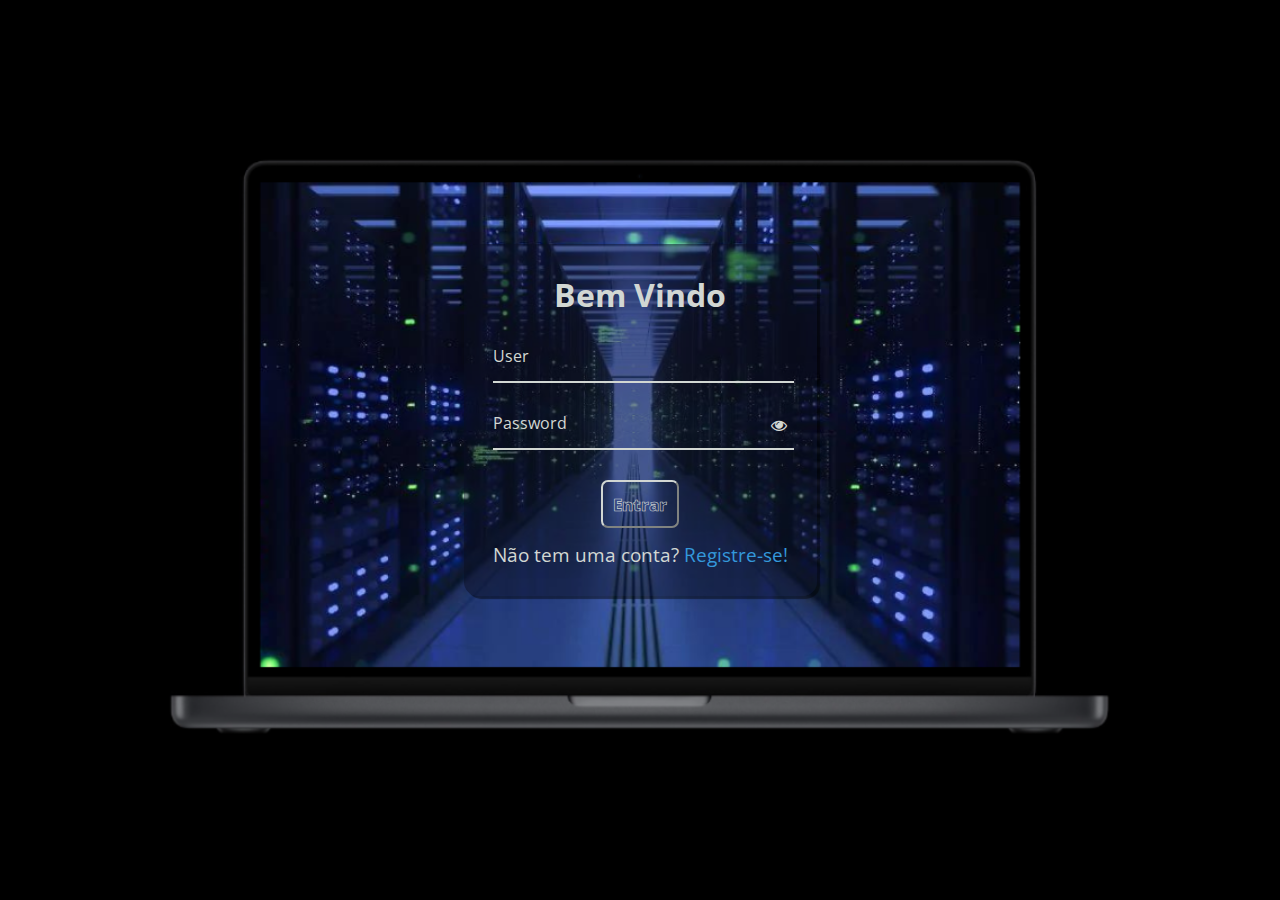
<file: index.html>
<!DOCTYPE html>
<html lang="pt-br">
<head>
  <meta charset="UTF-8">
  <meta name="viewport" content="width=device-width, initial-scale=1.0">
  <link rel="stylesheet" href="https://stackpath.bootstrapcdn.com/font-awesome/4.7.0/css/font-awesome.min.css">
  <link rel="stylesheet" type="text/css" href="./assets/css/signin.css">
    <title>Primeiro Projeto da vida ( Login )</title>
</head>
<body>
    <div class="container">
      <div class="card">  
        <h1>Bem Vindo</h1>

        <div id='msgError' class="error-message"></div> 
  
        <div class="label-float">

          <input type="text" id="usuario" paceholder="" required class="user-input">

          <label id='userLabel' for="usuario">User</label>

        </div>
  
        <div class="label-float">

          <input type="password" id="Password" paceholder="" required class="Password-input">

          <label id='PasswordLabel' for="Password">Password</label>

          <i class="fa fa-eye" aria-hidden="true"></i>
        </div>
  
        <div class="justify-center">          
          <button type="button" onclick='enter()'>
              Entrar
          </button>
        </div>
  
        <div class="justify-center">
          <br>
        </div>
  
        <p>
          Não tem uma conta?
          <a href="./assets/html/signup.html">Registre-se!</a>
        </p>

      </div>
    </div>
  <script src="./assets/js/signin.js"></script>
  </body>
</html>
</file>
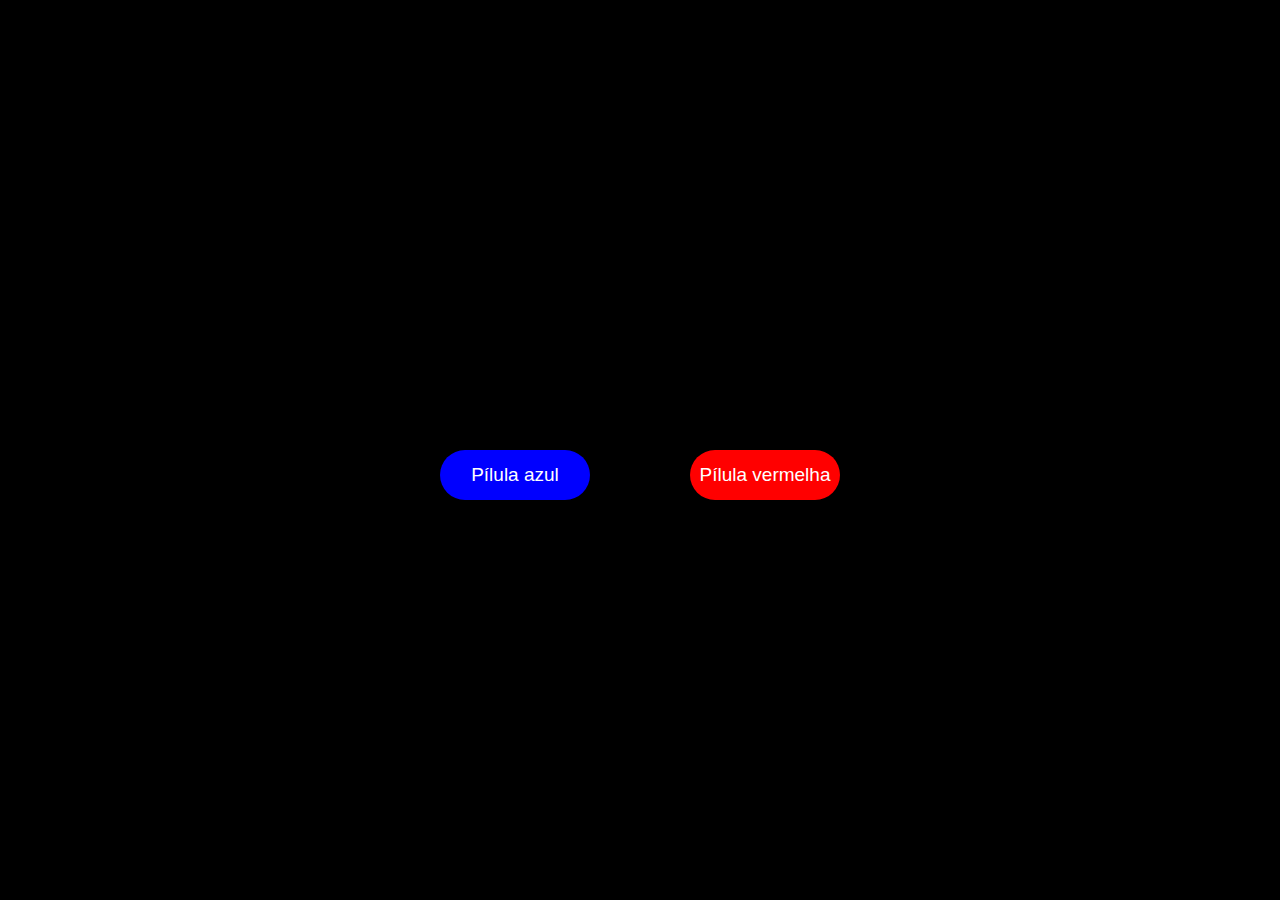
<file: assets/html/index.html>
<!DOCTYPE html>
<html lang="pt-br">
<head>
  <meta charset="UTF-8">
  <meta name="viewport" content="width=device-width, initial-scale=1.0">
  <link rel="stylesheet" type="text/css" href="../css/index.css">
    <title>Primeiro Projeto da vida ( Home Page )</title>    
</head>
<body>
    <div id="background">
        <button id="pill-2" class="pill">Pílula vermelha</button>
        <button id="pill-1" class="pill">Pílula azul</button>
        <div id="video-container">
          <video id="my-video" width="800" height="450">
            <source src="" type="video/mp4">
          </video>
          <div id="text-container">
            <h2 id="greeting">...</h2>
            <div id="container-msg1">
              <p id="msg1">Sinceramente grato por ver meu primeiro trabalho. Cada linha de código, cada pixel ajustado, foi criado com esforço e persistência, sou verdadeiramente apaixonado por essa profissão.</p>
            </div>
            <div id="container-msg2">
              <p id="msg2">Sei que ainda há muito a aprender e a aprimorar, tudo é novo, mas estou animado para as realizações que ainda vou fazer, <br> e o que vou criar....</p>
            </div>
            <div id="container-msg3">
              <p id="msg3">Estou ansioso para compartilhar mais dos meus projetos no futuro. <br><br>#Crescimento</p>
            </div>
            <div id="container-msg4">
              <p id="msg4"><strong>Um mundo aonde qualquer coisa é possível</strong></p>
            </div>
          </div>
          
          <button id="login-btn" class="myCard" type="button">
            <div class="innerCard">
              <div class="frontSide">
                <p class="title"></p>
                <p>LOGIN</p>
              </div>
              <div class="backSide">
                <p class="title"></p>
                <p>Valeuuuu!</p>
              </div>
            </div>
          </button>
        </div>
      </div>
      
      <script src="../js/index.js"></script>
</body>
</html>
</file>
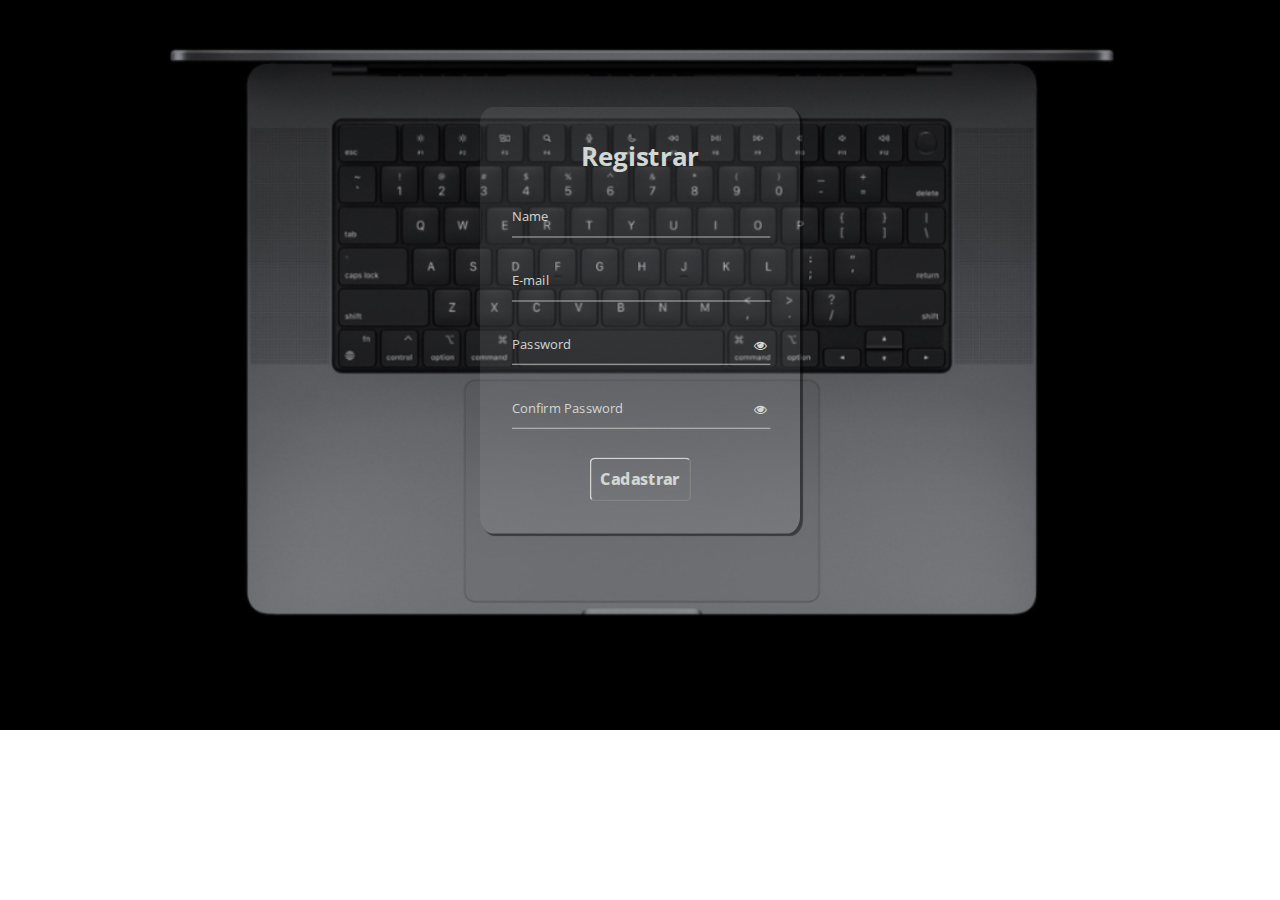
<file: assets/html/signup.html>
<!DOCTYPE html>
<html lang="pt-br">
<head>
  <meta charset="UTF-8">
  <meta name="viewport" content="width=device-width, initial-scale=1.0">
  <link rel="stylesheet" href="https://stackpath.bootstrapcdn.com/font-awesome/4.7.0/css/font-awesome.min.css">
  <link rel="stylesheet" type="text/css" href="../css/signup.css">
    <title>Primeiro Projeto da vida ( Register )</title>
</head>
<body>
    <div class="container">
      <div class="card">
  
        <h1>Registrar</h1>
        
     <div id='msgSuccess'></div>
     <div id='msgError'></div>
  
     <div class="label-float">

      <input type="text" id="name" paceholder="" required class="user-input">

      <label id="Labelname" for="name">Name</label>

   </div>
      
      <div class="label-float">

        <input type="email" id="Email" paceholder="" required>

        <label id="LabelEmail" for="Email">E-mail</label>

      </div>

      <div class="label-float">

        <input type="password" id="Password" paceholder="" required>

        <label id="LabelPassword" for="Password">Password</label>
        
        <i id='SeePassword' class="fa fa-eye" aria-hidden="true"></i>
      </div>
      
      <div class="label-float">
        <input type="password" id="ConfirmPassword" paceholder="" required>
        <label id="LabelConfirmPassword" for="ConfirmPassword">
Confirm Password</label>
        <i id='SeeConfirmPassword'class="fa fa-eye" aria-hidden="true"></i>
      </div>
  
        <div class="justify-center">
          <button onclick="Register()" type="button">Cadastrar</button>
        </div>
      </div>
    </div>
    <script src="../js/signup.js"></script>
  </body>
</html>
</file>
<file: assets/css/signin.css>
@import url("https://fonts.googleapis.com/css2?family=Open+Sans:ital,wght@0,300;0,400;0,500;0,600;0,700;0,800;1,300;1,500;1,600;1,700;1,800&display=swap");

* {
  margin: 0;
  padding: 0;
  font-family: "Open Sans";
}

body {
  background-image: url(../images/IePaCHf.png);
  background-repeat: no-repeat;
  background-size: cover;
  background-position: center center;
}

.container {
  display: flex;
  justify-content: center;
  align-items: center;
  width: 100%;
  height: 100vh;
  background-position: center center;
  position: relative;
}

.card {
  background-color: #090d2280;
  padding: 29px;
  border-radius: 4%;
  box-shadow: 3px 3px 1px 0px #00000075;
  transform-origin: top;
  margin: 0px 0px 60px 0px;
  box-sizing: border-box; /* Considerando a borda e o preenchimento no tamanho total do elemento */
}

.label-float {
  position: relative;
  padding-top: 17px;
  margin-top: 5%;
  margin-bottom: 5%;
}

.label-float input {
  width: 100%;
  padding: 4px 3px;
  display: inline-block;
  border: 0;
  border-bottom: 2px solid #d2d7d3;
  background-color: transparent;
  outline: none;
  min-width: 180px;
  font-size: 17px;
  transition: all 0.3s ease-out;
  border-radius: 0;
  color: #d2d7d3;
  margin-top: 2px;
}

.label-float label {
  color: #d2d7d3;
  pointer-events: none;
  position: absolute;
  transform-origin: top left;
  transition: 0.3s ease-out;
  top: 0;
  left: 0;
  margin-top: 14px;
}

.label-float input:focus {
  border-bottom: 2px solid #d2d7d3;
}

.label-float input:focus + label,
.label-float input:valid + label {
  font-size: 17px;
  margin-top: 0;
  color: #d2d7d3;
}

.label-float .user-input {
  text-transform: capitalize;
}

.justify-center {
  display: flex;
  justify-content: center;
}

.fa-eye {
  position: absolute;
  top: 19px;
  right: 1px;
  cursor: pointer;
  color: #d2d7d3;
}

h1 {
  text-align: center;
  margin-bottom: 15px;
  color: #d2d7d3;
}

p {
  color: #d2d7d3;
  font-size: 14pt;
  text-align: center;
  margin-top: -8px;
}

a {
  color: #3498db;
  text-decoration: none;
  transition: all 0.2s ease-out;
}

a:hover {
  color: #007bff;
}

button {
  background-color: transparent;
  border-color: #d2d7d3;
  color: #d2d7d3;
  padding: 10px;
  font-weight: 750;
  font-size: 13pt;
  margin-top: 16px;
  border-radius: 7px;
  -webkit-text-fill-color: transparent;
  -webkit-text-stroke: 0.6px #d2d7d3;
  text-stroke: 0.6px #d2d7d3;
  cursor: pointer;
  transition: all 0.3s ease-out;
}

button:hover {
  background: linear-gradient(50deg, rgb(93, 224, 230) 0%, rgb(0, 74, 173) 50%)
    0px 0px / 129.109px 70.927px;
  color: transparent;
  -webkit-text-fill-color: transparent;
  -webkit-text-stroke: 1px #d2d7d3.3;
  text-stroke: 1px #d2d7d3.3;
}

.error-message {
  text-align: center;
  color: #eaeaea;
  background-color: #db292930;
  -webkit-text-stroke: 0.1px red;
  padding: 10px;
  border-radius: 4px;
  display: none;
}
</file>
<file: assets/css/index.css>
body {
    margin: 0;
    background-color: black;
    display: flex;
    justify-content: center;
    align-items: center;
    height: 100vh;
    font-family: arial;
  }
  
  #background {
    position: relative;
  }
  
  .pill {
    /* class usado para agrupar elementos */
    position: absolute;
    width: 150px;
    height: 50px;
    border-radius: 25px;
    font-size: 16px;
    color: white;
    border: none;
    outline: none;
    cursor: pointer;
    font-size: 19px;
  }
  
  #pill-2 {
    background-color: red;
    left: 50px;
    transition: 47ms;
  }
  
  #pill-1 {
    background-color: blue;
    right: 50px;
    transition: 47ms;
  }
  
  #pill-1:hover {
    box-shadow: 0 0 20px white;
    transform: scale(1.5, 1.5);
    transition: 870ms;
    cursor: pointer;
  }
  
  #pill-2:hover {
    box-shadow: 0 0 20px white;
    transform: scale(1.5, 1.5);
    transition: 870ms;
    cursor: pointer;
  }
  
  #video-container {
    position: relative;
    width: 800px;
    height: 450px;
    margin: 0 auto;
    display: none;
    overflow: hidden;    
    box-shadow: 0 0 10px #ffffff;
  }
  
  #my-video {
    position: absolute;
    top: 0;
    left: 0;
    width: 100%;
    height: 100%;
    object-fit: contain;
  }
  
  #greeting {
    position: absolute;
    top: 40%;
    left: 50%;
    transform: translate(-50%, -50%);
    font-size: 56px;
    color: #a8bec9;
    visibility: hidden;
  }
  
  #text-container {
    position: absolute;
    top: 50%;
    left: 50%;
    transform: translate(-50%, -50%);
    width: 400px;
    height: 400px;
    display: flex;
    flex-direction: column;
    justify-content: center;
    align-items: center;
  }
  
  #container-msg1 {
    position: absolute;
    left: -16.5%;
    top: 15.1%;
    width: 220px;
    height: 260px;
    background-color: rgba(255, 255, 255, 0.1);
    padding: 20px;
    padding-top: 1px;
    margin-bottom: 15px;
    display: none;
  }
  
  #container-msg2 {
    position: absolute;
    left: -15.8%;
    top: 19.5%;
    width: 220px;
    height: 223px;
    background-color: rgba(255, 255, 255, 0.1);
    padding: 20px;
    padding-top: 1px;
    margin-bottom: 10px;
    display: none;
  }
  
  #container-msg3 {
    position: absolute;
    right: -8%;
    top: 21%;
    width: 200px;
    height: auto;
    background-color: rgba(255, 255, 255, 0.1);
    padding: 20px;
    margin-bottom: 20px;
    display: none;
  }
  
  #msg1,
  #msg3 {
    font-size: 19px;
    color: #eaebef;
    text-align: center;
    line-height: 1.2;
    letter-spacing: 1px;
  }
  
  #msg2 {
    font-size: 19px;
    color: #eaebef;
    text-align: center;
    line-height: 1.2;
    letter-spacing: 1px;
    padding: 9px;
  }
  
  #container-msg4 {
    position: absolute;
    left: -110%;
    top: 90%;
    width: 120vw;
    height: 103px;
    background-color: #333333;
    border-radius: 5px;
    padding: 14px;
    padding-top: 1px;
    margin-bottom: 10px;
    font-family: "Avant Garde", Avantgarde, "Century Gothic", CenturyGothic, "AppleGothic", sans-serif;
    font-size: 92px;
    text-align: center;
    text-transform: uppercase;
    text-rendering: optimizeLegibility;
  }
  
  #msg4 {
    font-size: 22px;
    text-align: center;
    margin: 12px 0px 0px -363px;
    font-weight: 900;
    line-height: 1.2;
    letter-spacing: 1px;
    padding: 4px;
    color: #c3c1c982;
    letter-spacing: 0.1em;
    text-shadow: 0 -1px 0 #fff, 0 1px 0 #2e2e2e, 0 2px 0 #2c2c2c, 0 3px 0 #2a2a2a,
      0 4px 0 #282828, 0 5px 0 #262626, 0 6px 0 #242424, 0 7px 0 #222,
      0 8px 0 #202020, 0 9px 0 #1e1e1e, 0 10px 0 #1c1c1c, 0 11px 0 #1a1a1a,
      0 12px 0 #181818, 0 13px 0 #161616, 0 14px 0 #141414, 0 15px 0 #121212,
      0 22px 30px rgba(0, 0, 0, 0.7);
  }
  
  #login-btn {
    position: absolute;
    left: 50%;
    top: 50%;
    transform: translate(-50%, -50%);
    width: 220px;
    height: 193px;
    color: #ffffff90;
    font-size: 16px;
    cursor: pointer;
    display: none;
    color: black;
  }
  
  button.myCard {
    background-color: transparent;
    border: none;
    width: 190px;
    height: 254px;
    perspective: 1000px;
    cursor: pointer;
  }
  
  .title {
    font-size: 1.5em;
    font-weight: 900;
    text-align: center;
    margin: 0;
  }
  
  .innerCard {
    position: relative;
    width: 100%;
    height: 100%;
    text-align: center;
    transition: transform 0.8s;
    transform-style: preserve-3d;
  }
  
  button.myCard:hover .innerCard {
    transform: rotateY(180deg);
  }
  
  .backSide {
    position: absolute;
    display: flex;
    flex-direction: column;
    align-items: center;
    justify-content: space-evenly;
    width: 100%;
    height: 100%;
    -webkit-backface-visibility: hidden;
    backface-visibility: hidden;
    border: 1px solid rgba(255, 255, 255, 0.8);
    border-radius: 1rem;
    color: white;
    box-shadow: 0 0 0.3em rgba(255, 255, 255, 0.5);
    font-weight: 700;
  }
  
  .frontSide {
    position: absolute;
    display: flex;
    flex-direction: column;
    align-items: center;
    justify-content: center;
    width: 100%;
    height: 100%;
    -webkit-backface-visibility: hidden;
    backface-visibility: hidden;
    border: 1px solid rgba(255, 255, 255, 0.8);
    border-radius: 1rem;
    color: white;
    box-shadow: 0 0 0.3em rgba(255, 255, 255, 0.5);
    font-weight: 700;
    writing-mode: vertical-rl;
    text-orientation: upright;
    columns: 3;
  }
    
  .frontSide::before {
    top: 50%;
    left: 50%;
    transform: translate(-50%, -50%);
    content: "";
    width: 110%;
    height: 110%;
    position: absolute;
    z-index: -1;
    border-radius: 1em;
    filter: blur(20px);
    animation: animate 5s linear infinite;
  }
    
  .frontSide,
  .frontSide::before {
    background-image: linear-gradient(160deg, #0093e9 0%, #80d0c7 100%);
  }
  
  .backSide, 
  .backSide::before {
    background-image: url('../images/signin.igEYttN.gif');
    background-size: cover;
    background-repeat: no-repeat;
    background-position: center;
  }
  
  .backSide {
    transform: rotateY(180deg);
  }
  
  .backSide::before {
    top: 50%;
    left: 50%;
    transform: translate(-50%, -50%);
    content: "";
    width: 110%;
    height: 110%;
    position: absolute;
    z-index: -1;
    border-radius: 1em;
  }
  
  @keyframes animate {
    0% {
      opacity: 0.3;
    }
  
    80% {
      opacity: 1;
    }
  
    100% {
      opacity: 0.3;
    }
  }
</file>
<file: assets/css/signup.css>
@import url("https://fonts.googleapis.com/css2?family=Open+Sans:ital,wght@0,300;0,400;0,500;0,600;0,700;0,800;1,300;1,500;1,600;1,700;1,800&display=swap");

* {
  margin: 0;
  padding: 0;
  font-family: "Open Sans";
}

body {
  background-image: url(../images/iRbhVlT.png);
  background-repeat: no-repeat;
  background-size: cover;
  background-position: center center;
}

.container {
  background-size: flex;
  display: flex;
  justify-content: center;
  width: 100%;
  margin-top: 100px;
  background-position: center center;
}

.card {
  background-image: radial-gradient(circle at 50% 50%, rgba(211, 223, 229, 0.1) 0, rgba(207, 215, 219, 0.1) 50%, rgba(203, 207, 209, 0.1) 100%);
  padding: 40px;
  border-radius: 4%;
  box-shadow: 3px 3px 1px 0px #00000075;
  width: 25%;
  transform: scale(0.8);
  transform-origin: top;
  margin-top: 7px;
}

.label-float {
  position: relative;
  padding-top: 17px;
  margin-top: 9%;
  margin-bottom: 5%;
}

.label-float input {
  width: 99%;
  padding: 4px 3px;
  display: inline-block;
  border: 0;
  border-bottom: 1px solid #d2d7d3;
  background-color: transparent;
  outline: none;
  min-width: 150px;
  font-size: 17px;
  transition: all 0.3s ease-out;
  border-radius: 0;
  color: #d2d7d3;
  margin-top: 2px;
}

.label-float label {
  color: #d2d7d3;
  pointer-events: none;
  position: absolute;
  top: 0;
  left: 0;
  margin-top: 14px;
  transition: all 0.3s ease-out;
}

.label-float input:focus {
  border-bottom: 1px solid #ffffff;
}

.label-float input:focus + label,
.label-float input:valid + label {
  font-size: 17px;
  margin-top: 0;
  color: #d2d7d3;
}

h1 {
  text-align: center;
  margin-bottom: 15px;
  color: #d2d7d3;
}

button {
  background-color: transparent;
  border-color: #d2d7d3;
  color: #d2d7d3;
  padding: 12px;
  font-weight: 750;
  font-size: 15pt;
  margin-top: 20px;
  border-radius: 7px;
  cursor: pointer;
  transition: all 0.4s ease-out;
  position: relative; 
  overflow: hidden; /* Esconde qualquer conteúdo   que extrapole o botão */
}

button::before {
  content: '';
  position: absolute;
  top: 0;
  right: 100%;
  width: 100%;
  height: 100%;
  background-color: #d2d7d340; 
  transition: right 0.3s; 
}

button:hover::before {
  right: 0; 
}

button:hover {
  background-image: radial-gradient(circle at 50% 50%, rgba(211, 223, 229, 0.1) 0, rgba(207, 215, 219, 0.1) 50%, rgba(203, 207, 209, 0.1) 100%);
  color: #ffffff !important;
  text-shadow: rgba(0, 0, 0, 0.13) -2.0469px 1px 2px;
}

.label-float .user-input {
  text-transform: capitalize;
}

.justify-center {
  display: flex;
  justify-content: center;
}

.fa-eye {
  position: absolute;
  top: 19px;
  right: 1px;
  cursor: pointer;
  color: #d2d7d3;
}

#msgSuccess{
  text-align: center;
  color: #00bb00;
  background-color: #bbffbe;
  padding: 10px;
  border-radius: 4px;
  display: none;
}

#msgError{
  text-align: center;
  color: #ff0000;
  background-color: #ffbbbb;
  -webkit-text-stroke: 0.1px black;
  padding: 10px;
  border-radius: 7px;
  display: none;
}
</file>
